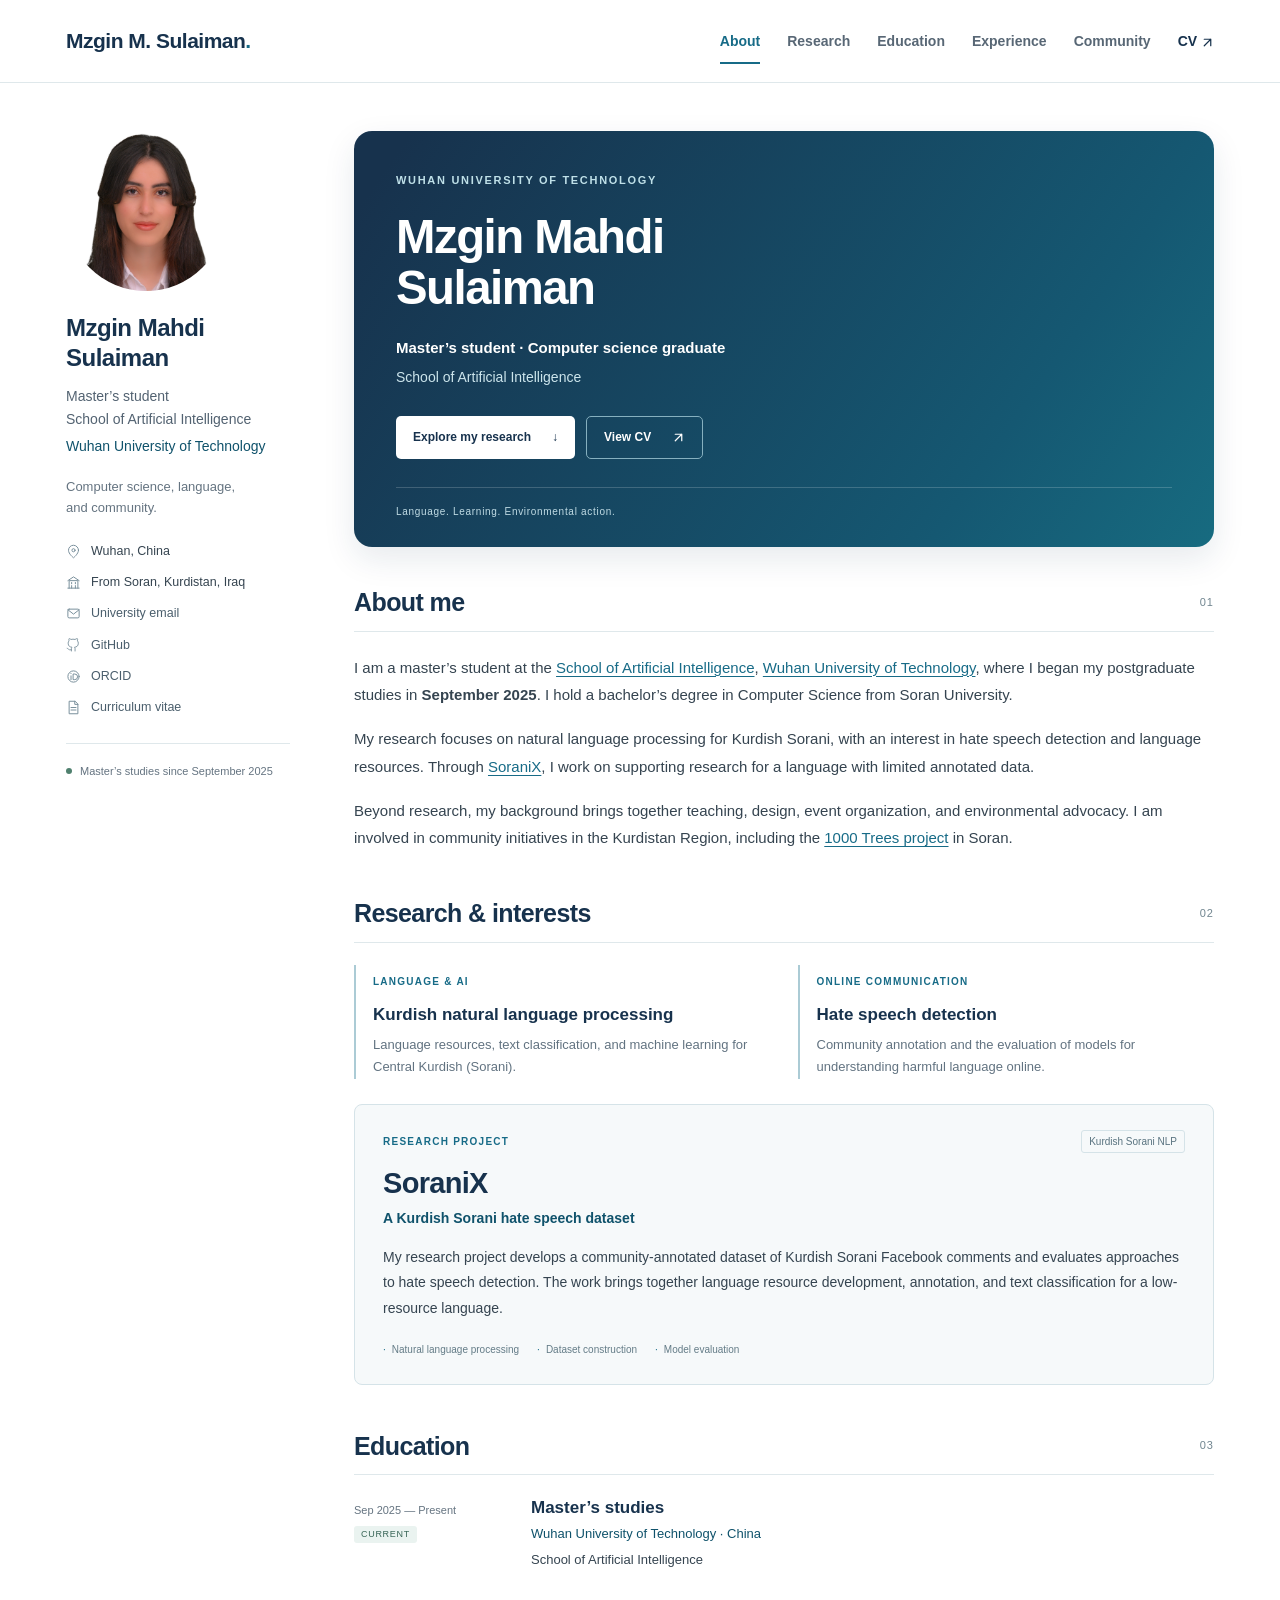
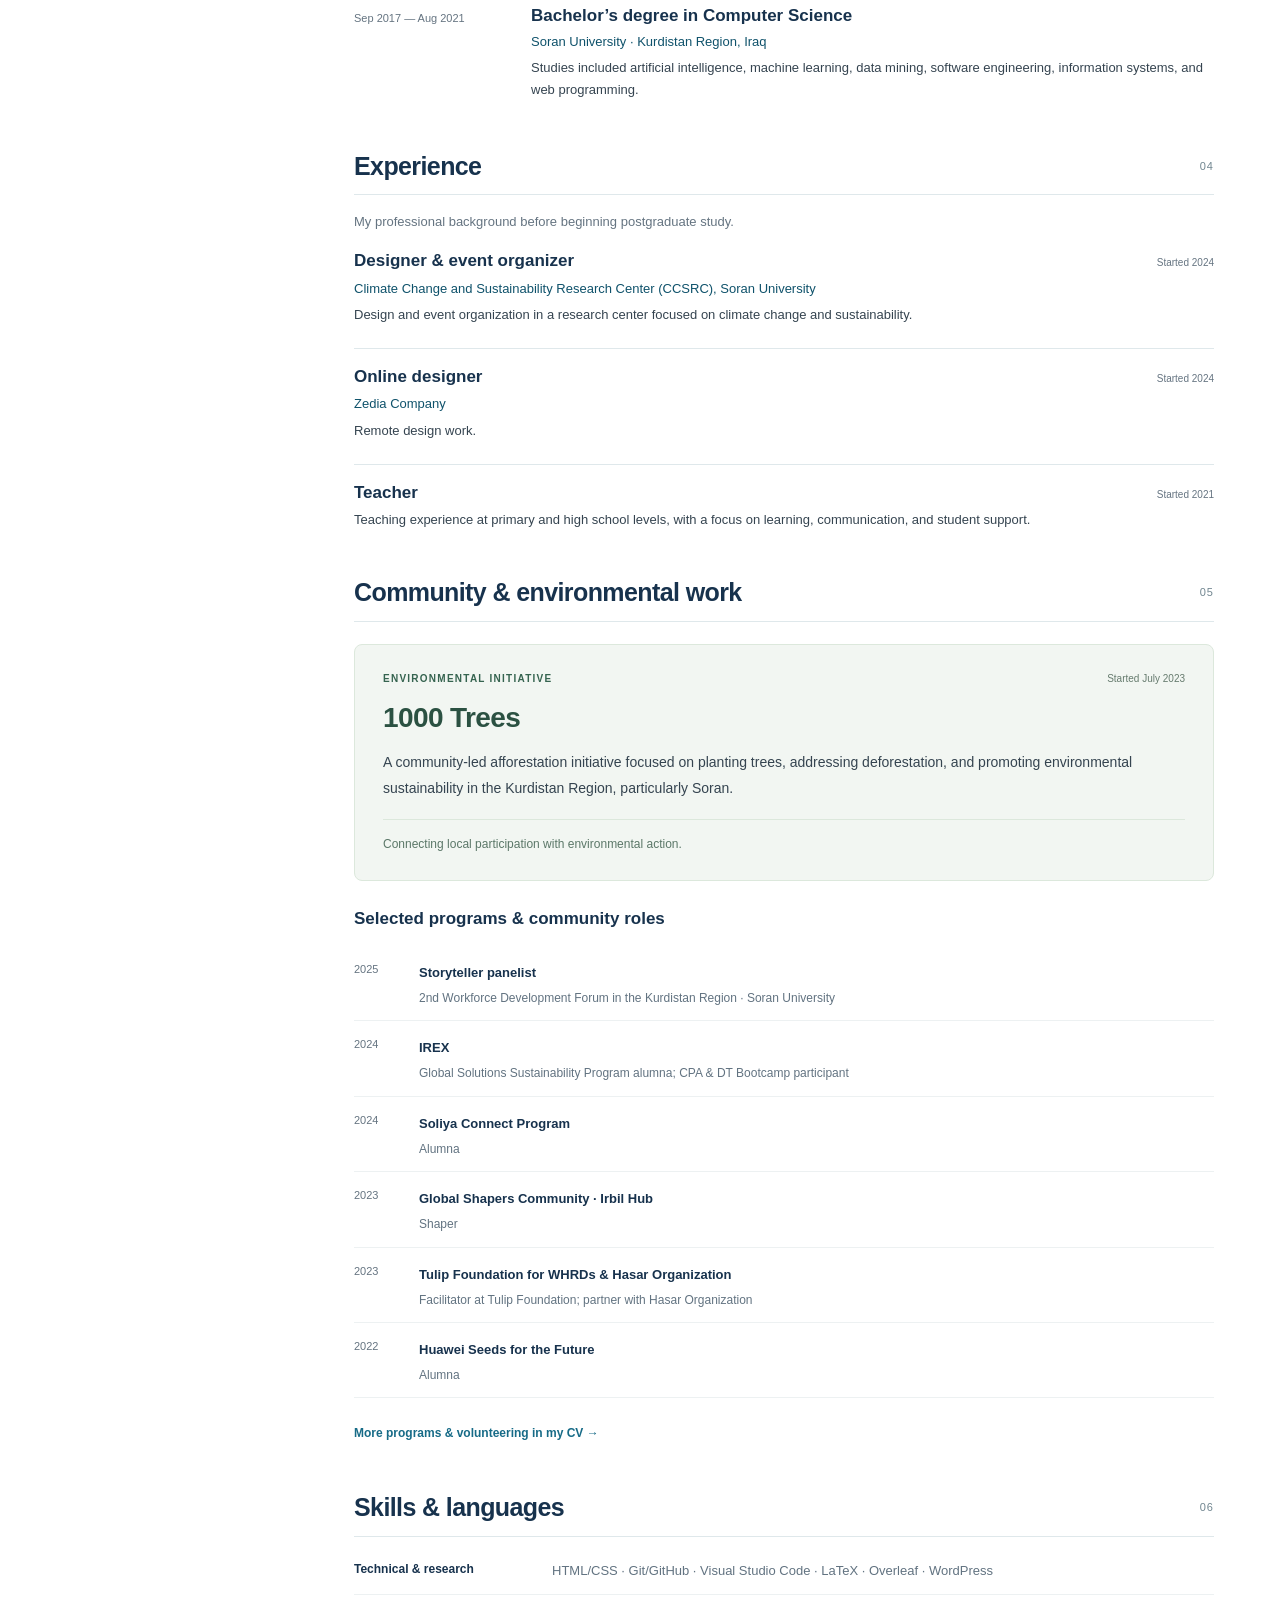
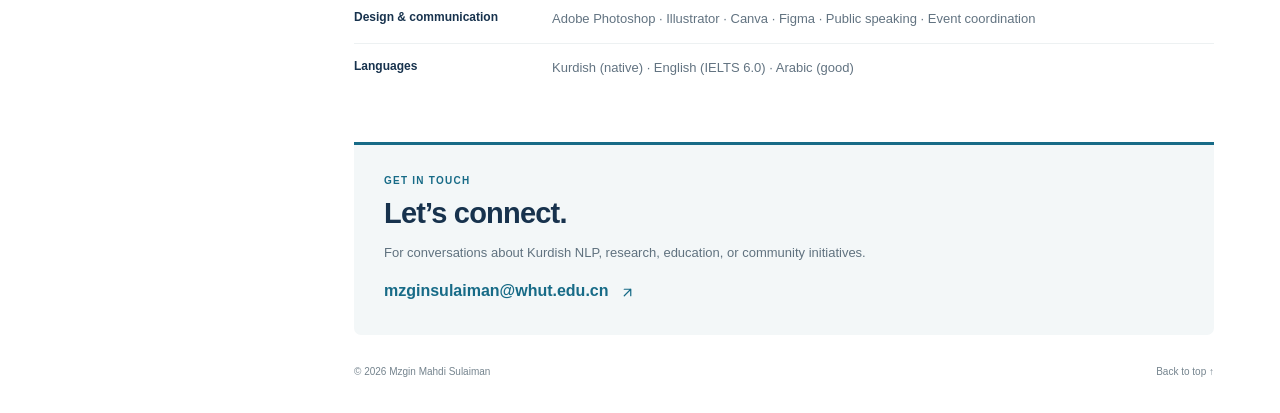
<file: index.html>
<!doctype html>
<html lang="en">
<head>
  <meta charset="utf-8">
  <meta name="viewport" content="width=device-width, initial-scale=1">
  <meta name="description" content="Mzgin Mahdi Sulaiman — master's student at the School of Artificial Intelligence, Wuhan University of Technology. Research in Kurdish NLP, education, and environmental advocacy.">
  <meta name="theme-color" content="#17324d">
  <meta property="og:title" content="Mzgin Mahdi Sulaiman | Academic Profile">
  <meta property="og:description" content="Master’s student at Wuhan University of Technology. Kurdish NLP, education, and environmental advocacy.">
  <meta property="og:type" content="website">
  <title>Mzgin Mahdi Sulaiman | Academic Profile</title>
  <link rel="icon" href="assets/monogram.svg" type="image/svg+xml">
  <link rel="stylesheet" href="styles.css">
  <script src="script.js" defer></script>
</head>
<body>
  <a class="skip-link" href="#main">Skip to content</a>
  <header class="masthead">
    <div class="header-inner">
      <a class="site-title" href="./">Mzgin M. Sulaiman<span class="site-title-dot">.</span></a>
      <button class="menu-toggle" type="button" aria-expanded="false" aria-controls="site-nav"><span>Menu</span><span aria-hidden="true">☰</span></button>
      <nav id="site-nav" class="site-nav" aria-label="Main navigation">
        <a href="#about" aria-current="location">About</a><a href="#research">Research</a><a href="#education">Education</a><a href="#experience">Experience</a><a href="#community">Community</a><a href="cv.html" class="nav-cv">CV <svg class="link-icon" aria-hidden="true" viewBox="0 0 16 16"><path d="M4 12 12 4M4 4h8v8"/></svg></a>
      </nav>
    </div>
  </header>

  <div class="page-layout">
    <aside class="profile" aria-label="Profile and contact">
      <img class="profile-image" src="assets/profile.jpg" alt="Portrait of Mzgin Mahdi Sulaiman" width="160" height="160" fetchpriority="high">
      <h2 class="profile-name">Mzgin Mahdi<br> Sulaiman</h2>
      <p class="profile-role">Master’s student<br> School of Artificial Intelligence</p>
      <p class="profile-university"><a href="https://www.whut.edu.cn/">Wuhan University of Technology</a></p>
      <p class="profile-description">Computer science, language,<br>and community.</p>
      <ul class="profile-links">
        <li><svg aria-hidden="true" viewBox="0 0 24 24"><path d="M20 10c0 6-8 12-8 12S4 16 4 10a8 8 0 1 1 16 0Z"/><circle cx="12" cy="10" r="2.5"/></svg><span>Wuhan, China</span></li>
        <li><svg aria-hidden="true" viewBox="0 0 24 24"><path d="M3 21h18M5 21V9h14v12M3 9l9-6 9 6M9 12v2m6-2v2m-6 3v4m6-4v4"/></svg><span>From Soran, Kurdistan, Iraq</span></li>
        <li><svg aria-hidden="true" viewBox="0 0 24 24"><rect x="3" y="5" width="18" height="14" rx="2"/><path d="m3 6 9 7 9-7"/></svg><a href="mailto:mzginsulaiman@whut.edu.cn">University email</a></li>
        <li><svg aria-hidden="true" viewBox="0 0 24 24"><path d="M8 20c-5 1-5-3-7-3m14 5v-4a3.5 3.5 0 0 0-1-2.7c3.3-.4 6.8-1.6 6.8-7.3a5.7 5.7 0 0 0-1.6-4 5.3 5.3 0 0 0-.1-4s-1.3-.4-4.1 1.5a14 14 0 0 0-7.4 0C5.7-.4 4.4 0 4.4 0a5.3 5.3 0 0 0-.1 4 5.7 5.7 0 0 0-1.6 4c0 5.7 3.5 6.9 6.8 7.3A3.5 3.5 0 0 0 8.5 18v4" transform="translate(1 1) scale(.9)"/></svg><a href="https://github.com/mzginmei">GitHub</a></li>
        <li><svg aria-hidden="true" viewBox="0 0 24 24"><circle cx="12" cy="12" r="9"/><path d="M8 11v6m0-10v.2M12 8h2a4.5 4.5 0 0 1 0 9h-2Z"/></svg><a href="https://orcid.org/0009-0004-5973-8453" aria-label="ORCID: 0009-0004-5973-8453">ORCID</a></li>
        <li><svg aria-hidden="true" viewBox="0 0 24 24"><path d="M14 2H5v20h14V7Zm0 0v5h5M8 12h8m-8 4h8"/></svg><a href="cv.html">Curriculum vitae</a></li>
      </ul>
      <div class="sidebar-note"><span class="status-dot" aria-hidden="true"></span>Master’s studies since September 2025</div>
    </aside>

    <main id="main" tabindex="-1">
      <section class="hero" aria-labelledby="hero-title">
        <p class="eyebrow"><a href="https://www.whut.edu.cn/">Wuhan University of Technology</a></p>
        <h1 id="hero-title">Mzgin Mahdi<br> Sulaiman</h1>
        <p class="hero-role">Master’s student · Computer science graduate</p>
        <p class="hero-school"><a href="https://csai.whut.edu.cn/">School of Artificial Intelligence</a></p>
        <div class="hero-actions"><a class="button button-light" href="#research">Explore my research <span aria-hidden="true">↓</span></a><a class="button button-outline" href="cv.html">View CV <svg class="link-icon" aria-hidden="true" viewBox="0 0 16 16"><path d="M4 12 12 4M4 4h8v8"/></svg></a></div>
        <p class="hero-footnote">Language. Learning. Environmental action.</p>
      </section>

      <section id="about" class="content-section" aria-labelledby="about-title">
        <div class="section-heading"><h2 id="about-title">About me</h2><span class="section-number" aria-hidden="true">01</span></div>
        <p>I am a master’s student at the <a href="https://csai.whut.edu.cn/">School of Artificial Intelligence</a>, <a href="https://www.whut.edu.cn/">Wuhan University of Technology</a>, where I began my postgraduate studies in <strong>September 2025</strong>. I hold a bachelor’s degree in Computer Science from Soran University.</p>
        <p>My research focuses on natural language processing for Kurdish Sorani, with an interest in hate speech detection and language resources. Through <a href="#soranix">SoraniX</a>, I work on supporting research for a language with limited annotated data.</p>
        <p>Beyond research, my background brings together teaching, design, event organization, and environmental advocacy. I am involved in community initiatives in the Kurdistan Region, including the <a href="#trees">1000 Trees project</a> in Soran.</p>
      </section>

      <section id="research" class="content-section" aria-labelledby="research-title">
        <div class="section-heading"><h2 id="research-title">Research &amp; interests</h2><span class="section-number" aria-hidden="true">02</span></div>
        <div class="interest-grid">
          <div class="interest"><span class="small-label">Language &amp; AI</span><h3>Kurdish natural language processing</h3><p>Language resources, text classification, and machine learning for Central Kurdish (Sorani).</p></div>
          <div class="interest"><span class="small-label">Online communication</span><h3>Hate speech detection</h3><p>Community annotation and the evaluation of models for understanding harmful language online.</p></div>
        </div>
        <article id="soranix" class="featured-project">
          <div class="project-kicker"><span class="small-label">Research project</span><span class="tag">Kurdish Sorani NLP</span></div>
          <h3>SoraniX</h3>
          <p class="project-subtitle">A Kurdish Sorani hate speech dataset</p>
          <p>My research project develops a community-annotated dataset of Kurdish Sorani Facebook comments and evaluates approaches to hate speech detection. The work brings together language resource development, annotation, and text classification for a low-resource language.</p>
          <div class="project-topics"><span>Natural language processing</span><span>Dataset construction</span><span>Model evaluation</span></div>
        </article>
      </section>

      <section id="education" class="content-section" aria-labelledby="education-title">
        <div class="section-heading"><h2 id="education-title">Education</h2><span class="section-number" aria-hidden="true">03</span></div>
        <div class="timeline">
          <article class="timeline-entry"><div class="timeline-date">Sep 2025 — Present<span class="current-label">Current</span></div><div><h3>Master’s studies</h3><p class="institution">Wuhan University of Technology · China</p><p>School of Artificial Intelligence</p></div></article>
          <article class="timeline-entry"><div class="timeline-date">Sep 2017 — Aug 2021</div><div><h3>Bachelor’s degree in Computer Science</h3><p class="institution">Soran University · Kurdistan Region, Iraq</p><p>Studies included artificial intelligence, machine learning, data mining, software engineering, information systems, and web programming.</p></div></article>
        </div>
      </section>

      <section id="experience" class="content-section" aria-labelledby="experience-title">
        <div class="section-heading"><h2 id="experience-title">Experience</h2><span class="section-number" aria-hidden="true">04</span></div>
        <p class="section-intro">My professional background before beginning postgraduate study.</p>
        <div class="experience-list">
          <article><div class="entry-top"><h3>Designer &amp; event organizer</h3><span>Started 2024</span></div><p class="institution">Climate Change and Sustainability Research Center (CCSRC), Soran University</p><p>Design and event organization in a research center focused on climate change and sustainability.</p></article>
          <article><div class="entry-top"><h3>Online designer</h3><span>Started 2024</span></div><p class="institution">Zedia Company</p><p>Remote design work.</p></article>
          <article><div class="entry-top"><h3>Teacher</h3><span>Started 2021</span></div><p>Teaching experience at primary and high school levels, with a focus on learning, communication, and student support.</p></article>
        </div>
      </section>

      <section id="community" class="content-section" aria-labelledby="community-title">
        <div class="section-heading"><h2 id="community-title">Community &amp; environmental work</h2><span class="section-number" aria-hidden="true">05</span></div>
        <article id="trees" class="trees-project"><div class="trees-heading"><span class="small-label">Environmental initiative</span><span class="project-date">Started July 2023</span></div><h3>1000 Trees</h3><p>A community-led afforestation initiative focused on planting trees, addressing deforestation, and promoting environmental sustainability in the Kurdistan Region, particularly Soran.</p><p class="trees-note">Connecting local participation with environmental action.</p></article>
        <h3 class="subheading">Selected programs &amp; community roles</h3>
        <ul class="program-list">
          <li><span class="program-year">2025</span><div><strong>Storyteller panelist</strong><p>2nd Workforce Development Forum in the Kurdistan Region · Soran University</p></div></li>
          <li><span class="program-year">2024</span><div><strong>IREX</strong><p>Global Solutions Sustainability Program alumna; CPA &amp; DT Bootcamp participant</p></div></li>
          <li><span class="program-year">2024</span><div><strong>Soliya Connect Program</strong><p>Alumna</p></div></li>
          <li><span class="program-year">2023</span><div><strong>Global Shapers Community · Irbil Hub</strong><p>Shaper</p></div></li>
          <li><span class="program-year">2023</span><div><strong>Tulip Foundation for WHRDs &amp; Hasar Organization</strong><p>Facilitator at Tulip Foundation; partner with Hasar Organization</p></div></li>
          <li><span class="program-year">2022</span><div><strong>Huawei Seeds for the Future</strong><p>Alumna</p></div></li>
        </ul>
        <a class="text-link" href="cv.html#programs">More programs &amp; volunteering in my CV <span aria-hidden="true">→</span></a>
      </section>

      <section id="skills" class="content-section" aria-labelledby="skills-title">
        <div class="section-heading"><h2 id="skills-title">Skills &amp; languages</h2><span class="section-number" aria-hidden="true">06</span></div>
        <dl class="skills-list">
          <div><dt>Technical &amp; research</dt><dd>HTML/CSS · Git/GitHub · Visual Studio Code · LaTeX · Overleaf · WordPress</dd></div>
          <div><dt>Design &amp; communication</dt><dd>Adobe Photoshop · Illustrator · Canva · Figma · Public speaking · Event coordination</dd></div>
          <div><dt>Languages</dt><dd>Kurdish (native) · English (IELTS 6.0) · Arabic (good)</dd></div>
        </dl>
      </section>

      <section id="contact" class="contact-section" aria-labelledby="contact-title">
        <p class="small-label">Get in touch</p><h2 id="contact-title">Let’s connect.</h2><p>For conversations about Kurdish NLP, research, education, or community initiatives.</p><a class="contact-email" href="mailto:mzginsulaiman@whut.edu.cn">mzginsulaiman@whut.edu.cn <svg class="link-icon" aria-hidden="true" viewBox="0 0 16 16"><path d="M4 12 12 4M4 4h8v8"/></svg></a>
      </section>
      <footer class="page-footer"><p>© <span data-year>2026</span> Mzgin Mahdi Sulaiman</p><a href="#main">Back to top ↑</a></footer>
    </main>
  </div>
</body>
</html>
</file>
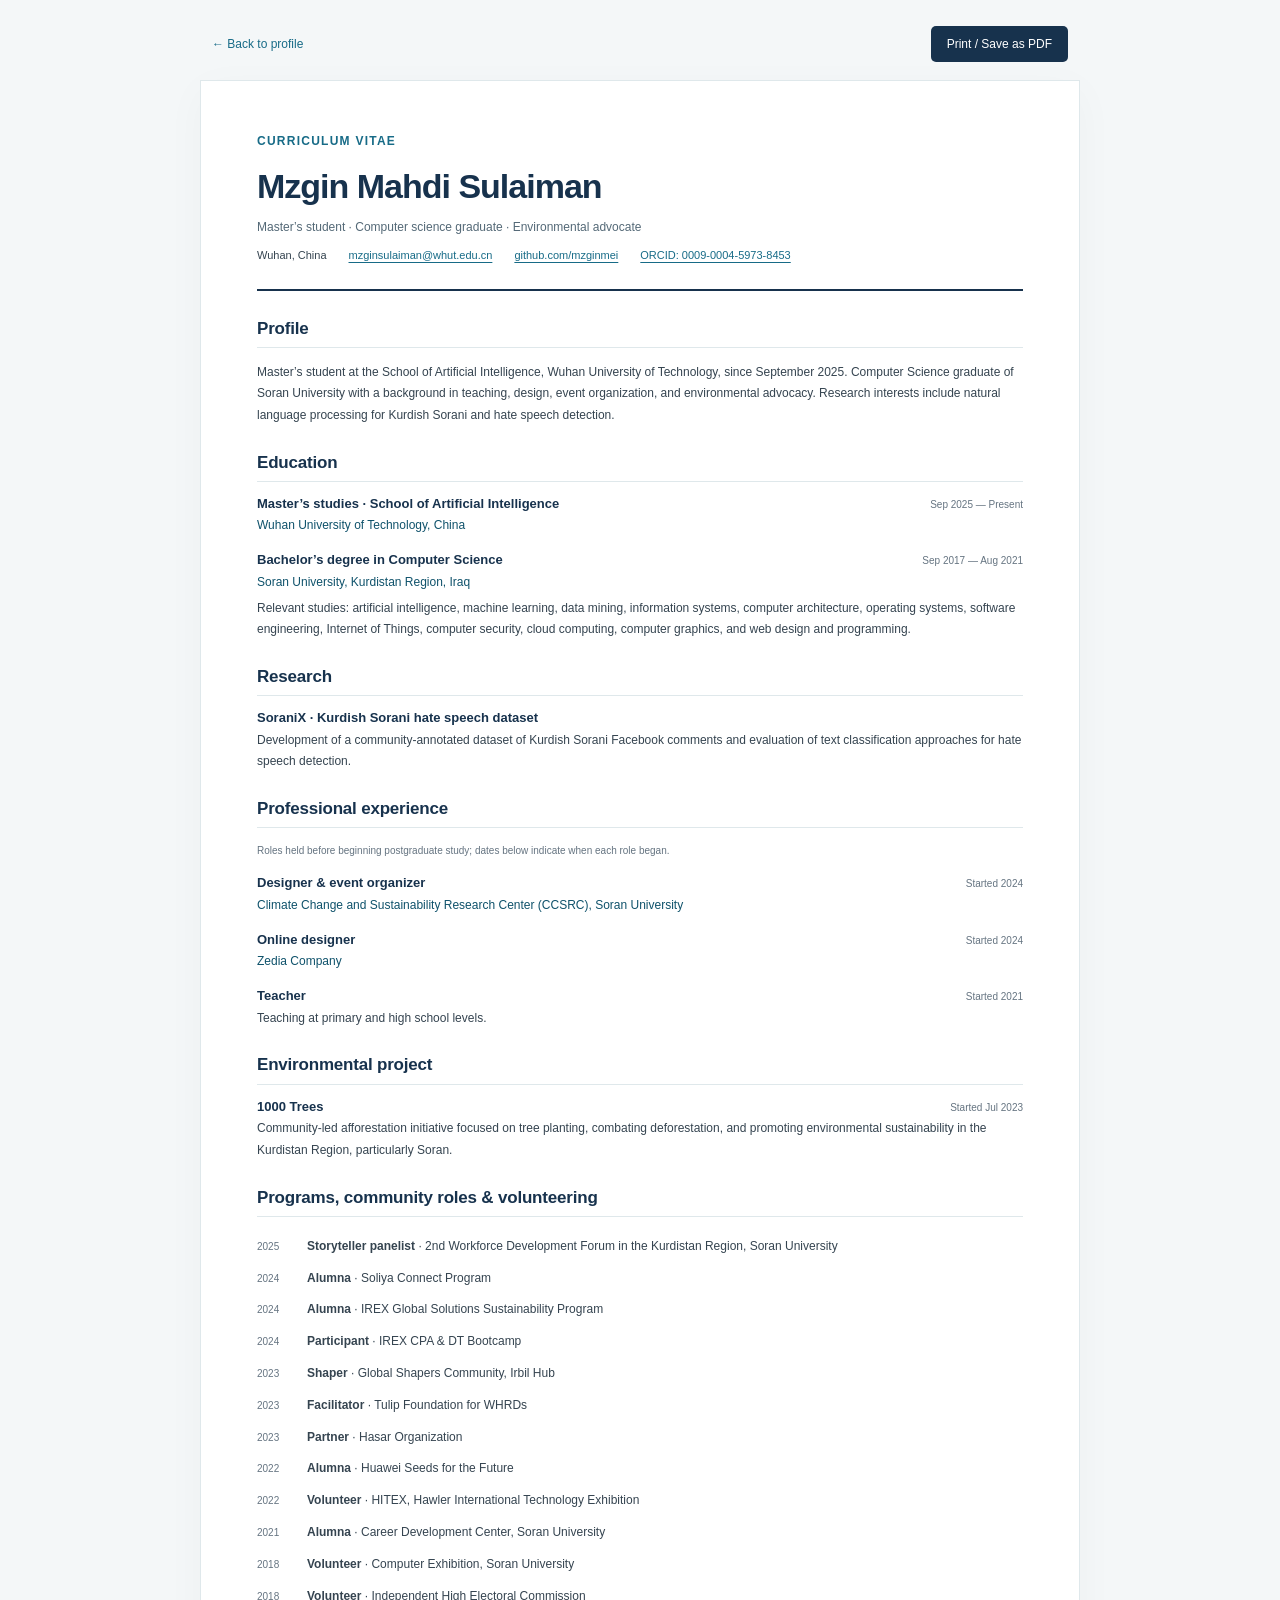
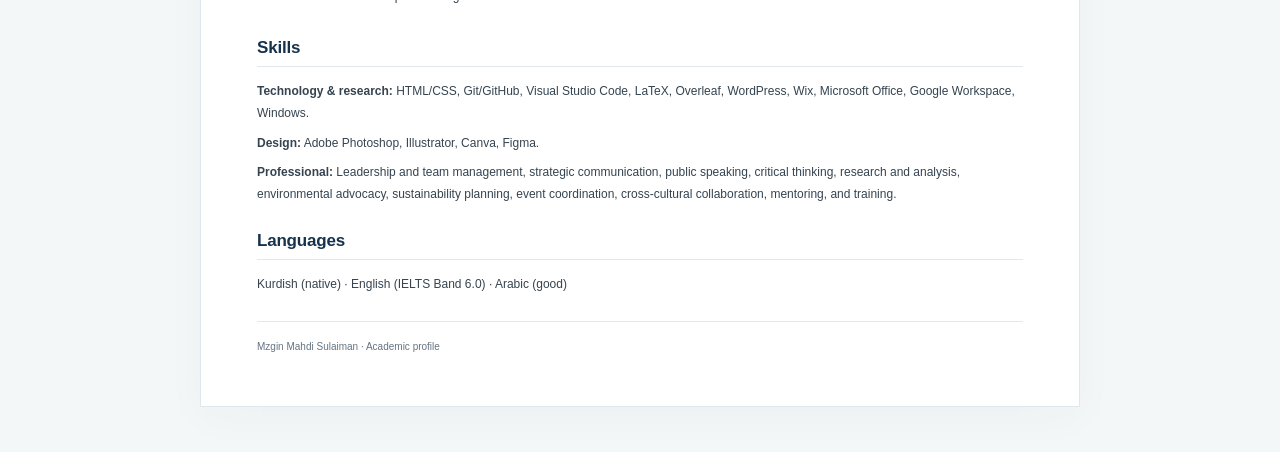
<file: cv.html>
<!doctype html>
<html lang="en">
<head>
  <meta charset="utf-8"><meta name="viewport" content="width=device-width, initial-scale=1">
  <meta name="description" content="Curriculum vitae of Mzgin Mahdi Sulaiman, master’s student at Wuhan University of Technology.">
  <title>Curriculum Vitae | Mzgin Mahdi Sulaiman</title>
  <link rel="icon" href="assets/monogram.svg" type="image/svg+xml">
  <link rel="stylesheet" href="styles.css"><link rel="stylesheet" href="cv.css"><script src="script.js" defer></script>
</head>
<body class="cv-body">
  <a class="skip-link" href="#cv-content">Skip to CV</a>
  <div class="cv-toolbar"><a href="./">← Back to profile</a><button type="button" class="print-button" data-print>Print / Save as PDF</button></div>
  <main class="cv-sheet" id="cv-content">
    <header class="cv-header"><p class="small-label">Curriculum vitae</p><h1>Mzgin Mahdi Sulaiman</h1><p class="cv-subtitle">Master’s student · Computer science graduate · Environmental advocate</p><div class="cv-contact"><span>Wuhan, China</span><a href="mailto:mzginsulaiman@whut.edu.cn">mzginsulaiman@whut.edu.cn</a><a href="https://github.com/mzginmei">github.com/mzginmei</a><a href="https://orcid.org/0009-0004-5973-8453">ORCID: 0009-0004-5973-8453</a></div></header>
    <section><h2>Profile</h2><p>Master’s student at the School of Artificial Intelligence, Wuhan University of Technology, since September 2025. Computer Science graduate of Soran University with a background in teaching, design, event organization, and environmental advocacy. Research interests include natural language processing for Kurdish Sorani and hate speech detection.</p></section>
    <section><h2>Education</h2><article><div class="cv-entry-title"><h3>Master’s studies · School of Artificial Intelligence</h3><span>Sep 2025 — Present</span></div><p class="institution">Wuhan University of Technology, China</p></article><article><div class="cv-entry-title"><h3>Bachelor’s degree in Computer Science</h3><span>Sep 2017 — Aug 2021</span></div><p class="institution">Soran University, Kurdistan Region, Iraq</p><p>Relevant studies: artificial intelligence, machine learning, data mining, information systems, computer architecture, operating systems, software engineering, Internet of Things, computer security, cloud computing, computer graphics, and web design and programming.</p></article></section>
    <section><h2>Research</h2><article><h3>SoraniX · Kurdish Sorani hate speech dataset</h3><p>Development of a community-annotated dataset of Kurdish Sorani Facebook comments and evaluation of text classification approaches for hate speech detection.</p></article></section>
    <section><h2>Professional experience</h2><p class="cv-note">Roles held before beginning postgraduate study; dates below indicate when each role began.</p><article><div class="cv-entry-title"><h3>Designer &amp; event organizer</h3><span>Started 2024</span></div><p class="institution">Climate Change and Sustainability Research Center (CCSRC), Soran University</p></article><article><div class="cv-entry-title"><h3>Online designer</h3><span>Started 2024</span></div><p class="institution">Zedia Company</p></article><article><div class="cv-entry-title"><h3>Teacher</h3><span>Started 2021</span></div><p>Teaching at primary and high school levels.</p></article></section>
    <section><h2>Environmental project</h2><article><div class="cv-entry-title"><h3>1000 Trees</h3><span>Started Jul 2023</span></div><p>Community-led afforestation initiative focused on tree planting, combating deforestation, and promoting environmental sustainability in the Kurdistan Region, particularly Soran.</p></article></section>
    <section id="programs"><h2>Programs, community roles &amp; volunteering</h2><ul class="cv-programs">
      <li><span>2025</span><div><strong>Storyteller panelist</strong> · 2nd Workforce Development Forum in the Kurdistan Region, Soran University</div></li>
      <li><span>2024</span><div><strong>Alumna</strong> · Soliya Connect Program</div></li>
      <li><span>2024</span><div><strong>Alumna</strong> · IREX Global Solutions Sustainability Program</div></li>
      <li><span>2024</span><div><strong>Participant</strong> · IREX CPA &amp; DT Bootcamp</div></li>
      <li><span>2023</span><div><strong>Shaper</strong> · Global Shapers Community, Irbil Hub</div></li>
      <li><span>2023</span><div><strong>Facilitator</strong> · Tulip Foundation for WHRDs</div></li>
      <li><span>2023</span><div><strong>Partner</strong> · Hasar Organization</div></li>
      <li><span>2022</span><div><strong>Alumna</strong> · Huawei Seeds for the Future</div></li>
      <li><span>2022</span><div><strong>Volunteer</strong> · HITEX, Hawler International Technology Exhibition</div></li>
      <li><span>2021</span><div><strong>Alumna</strong> · Career Development Center, Soran University</div></li>
      <li><span>2018</span><div><strong>Volunteer</strong> · Computer Exhibition, Soran University</div></li>
      <li><span>2018</span><div><strong>Volunteer</strong> · Independent High Electoral Commission</div></li>
    </ul></section>
    <section><h2>Skills</h2><p><strong>Technology &amp; research:</strong> HTML/CSS, Git/GitHub, Visual Studio Code, LaTeX, Overleaf, WordPress, Wix, Microsoft Office, Google Workspace, Windows.</p><p><strong>Design:</strong> Adobe Photoshop, Illustrator, Canva, Figma.</p><p><strong>Professional:</strong> Leadership and team management, strategic communication, public speaking, critical thinking, research and analysis, environmental advocacy, sustainability planning, event coordination, cross-cultural collaboration, mentoring, and training.</p></section>
    <section><h2>Languages</h2><p>Kurdish (native) · English (IELTS Band 6.0) · Arabic (good)</p></section>
    <footer class="cv-footer">Mzgin Mahdi Sulaiman · Academic profile</footer>
  </main>
</body>
</html>
</file>
<file: styles.css>
:root{--ink:#17324d;--text:#354450;--muted:#657481;--teal:#176b87;--teal-dark:#0f526b;--line:#dfe8eb;--soft:#f3f7f8;--green:#366450;--sans:-apple-system,BlinkMacSystemFont,"Segoe UI",Roboto,Helvetica,Arial,sans-serif}
*{box-sizing:border-box}html{scroll-behavior:smooth;scroll-padding-top:100px}body{margin:0;background:#fff;color:var(--text);font-family:var(--sans);font-size:16px;line-height:1.75;-webkit-font-smoothing:antialiased}a{color:var(--teal);text-decoration-thickness:1px;text-underline-offset:3px}a:hover{color:var(--teal-dark)}button,a{-webkit-tap-highlight-color:transparent}a:focus-visible,button:focus-visible{outline:3px solid #b47c24;outline-offset:5px}h1,h2,h3,p{margin-top:0}h1,h2,h3{color:var(--ink);line-height:1.3}p{margin-bottom:1rem}h3{font-size:18px}.skip-link{position:fixed;top:-100px;left:16px;background:var(--ink);color:#fff;padding:10px 16px;z-index:100}.skip-link:focus{top:10px}.masthead{border-bottom:1px solid var(--line);background:rgba(255,255,255,.98);position:sticky;top:0;z-index:10}.header-inner{max-width:1220px;min-height:82px;margin:auto;padding:0 36px;display:flex;align-items:center;justify-content:space-between;gap:30px}.site-title{color:var(--ink);font-weight:750;font-size:21px;letter-spacing:-.5px;text-decoration:none;white-space:nowrap}.site-title-dot{color:var(--teal)}.site-nav{display:flex;gap:27px;align-items:center}.site-nav a{font-size:14px;font-weight:600;text-decoration:none;color:#586775;position:relative;padding:28px 0}.site-nav a:hover,.site-nav a[aria-current]{color:var(--teal)}.site-nav a[aria-current]:after{content:"";position:absolute;height:2px;background:var(--teal);left:0;right:0;bottom:17px}.site-nav .nav-cv{color:var(--ink)}.menu-toggle{display:none}
.page-layout{max-width:1220px;margin:0 auto;display:grid;grid-template-columns:224px minmax(0,1fr);gap:64px;padding:48px 36px 0}.profile{align-self:start;position:sticky;top:122px;font-size:14px}.profile-image{display:block;width:160px;height:160px;margin:0 0 22px;border-radius:50%;object-fit:cover;object-position:50% 35%}.profile-name{font-size:24px;letter-spacing:-.5px;margin:0 0 12px;line-height:1.25}.profile-role{color:#526271;line-height:1.65;margin:0 0 5px}.profile-university{line-height:1.55;margin-bottom:18px}.profile-university a{text-decoration:none;color:var(--teal-dark)}.profile-description{font-size:13px;color:var(--muted);line-height:1.65;margin-bottom:22px}.profile-links{list-style:none;padding:0;margin:0;display:grid;gap:10px;font-size:12.5px}.profile-links li{display:flex;align-items:center;gap:10px;line-height:1.7}.profile-links a{color:#4a5e6c;text-decoration:none}.profile-links a:hover{text-decoration:underline;color:var(--teal)}.profile-links svg{flex:none;width:15px;height:15px;fill:none;stroke:#7a909c;stroke-width:1.6;stroke-linecap:round;stroke-linejoin:round}.sidebar-note{font-size:11px;line-height:1.7;color:var(--muted);border-top:1px solid var(--line);margin-top:25px;padding-top:18px;display:flex;align-items:flex-start;gap:8px}.status-dot{width:6px;height:6px;border-radius:50%;background:#4f806e;flex:none;margin-top:6px}main{min-width:0}main:focus{outline:none}
.hero{background:linear-gradient(125deg,#17324d 5%,#155872 75%,#176b80);color:#fff;border-radius:18px;padding:40px 42px 27px;margin-bottom:39px;box-shadow:0 12px 32px rgba(23,50,77,.1)}.eyebrow{text-transform:uppercase;font-weight:600;font-size:11px;letter-spacing:1.7px;line-height:1.7;margin-bottom:21px;color:#bfe0e8}.eyebrow a{color:inherit;text-decoration:none}.hero h1{color:#fff;font-size:clamp(34px,3.7vw,48px);font-weight:720;letter-spacing:-1.5px;line-height:1.08;margin-bottom:22px}.hero-role{font-size:15px;font-weight:600;margin-bottom:4px}.hero-school{font-size:14px;color:#cce5ec;margin-bottom:0}.hero-school a{color:inherit;text-decoration:none}.hero-school a:hover,.eyebrow a:hover{text-decoration:underline}.hero-actions{display:flex;flex-wrap:wrap;gap:11px;margin-top:26px}.button{display:inline-flex;gap:21px;align-items:center;justify-content:center;min-height:42px;border-radius:5px;font-size:12px;line-height:1.4;font-weight:650;text-decoration:none;padding:12px 17px}.button-light{color:var(--ink);background:#fff}.button-light:hover{background:#eef5f7}.button-outline{color:#fff;border:1px solid #86b0bf}.button-outline:hover{color:#fff;background:rgba(255,255,255,.1)}.hero-footnote{font-size:10px;letter-spacing:.7px;color:#c0dbe4;margin:28px 0 0;border-top:1px solid rgba(255,255,255,.18);padding-top:15px}
.content-section{margin-bottom:45px;scroll-margin-top:100px}.section-heading{display:flex;align-items:center;justify-content:space-between;border-bottom:1px solid var(--line);padding-bottom:12px;margin-bottom:22px}.section-heading h2{margin:0;font-size:25px;letter-spacing:-.6px;font-weight:650}.section-number{font-size:11px;letter-spacing:1px;color:#718690}.content-section p{font-size:15px;line-height:1.85}.content-section strong{font-weight:650}.interest-grid{display:grid;grid-template-columns:1fr 1fr;gap:27px;margin-bottom:25px}.interest{border-left:2px solid #abcbd5;padding:1px 0 0 17px}.small-label{font-size:10px;text-transform:uppercase;letter-spacing:1.25px;font-weight:700;color:var(--teal);line-height:1.5}.interest h3{font-size:17px;margin:9px 0 8px;line-height:1.4}.interest p{font-size:13px;line-height:1.7;margin:0;color:#627381}.featured-project{padding:25px 28px;border:1px solid #d5e3e8;background:#f6f9fa;border-radius:8px;scroll-margin-top:108px}.project-kicker{display:flex;justify-content:space-between;align-items:center;gap:12px;margin-bottom:12px}.tag{font-size:10px;color:#58727f;border:1px solid #d5e3e8;border-radius:3px;padding:2px 7px}.featured-project h3{font-size:29px;letter-spacing:-.7px;margin-bottom:3px}.featured-project .project-subtitle{font-size:14px;color:var(--teal-dark);font-weight:600;margin-bottom:13px}.featured-project>p{font-size:14px}.project-topics{display:flex;flex-wrap:wrap;gap:6px 18px;font-size:10px;color:#647c87;margin-top:19px}.project-topics span:before{content:"·";margin-right:6px;color:var(--teal)}
.timeline{display:grid;gap:29px}.timeline-entry{display:grid;grid-template-columns:155px 1fr;gap:22px}.timeline-date{font-size:11px;color:var(--muted);line-height:1.65;padding-top:4px}.current-label{display:block;width:max-content;margin-top:7px;padding:1px 7px;background:#eaf3f0;color:#396657;border-radius:3px;font-size:9px;text-transform:uppercase;letter-spacing:.7px}.timeline-entry h3{font-size:17px;margin-bottom:4px}.timeline-entry p{font-size:13px;margin-bottom:4px;line-height:1.7}.institution{color:var(--teal-dark);font-weight:500}.section-intro{color:var(--muted);margin-top:-7px}.content-section .section-intro{font-size:13px}.experience-list article{padding:17px 0;border-bottom:1px solid var(--line)}.experience-list article:first-child{padding-top:0}.experience-list article:last-child{border-bottom:0;padding-bottom:0}.entry-top{display:flex;justify-content:space-between;align-items:baseline;gap:15px}.entry-top h3{font-size:17px;margin-bottom:5px}.entry-top>span{font-size:10px;color:var(--muted);white-space:nowrap}.experience-list p{font-size:13px;line-height:1.75;margin-bottom:4px}
.trees-project{padding:25px 28px;background:#f2f6f2;border:1px solid #dce8dc;border-radius:8px;scroll-margin-top:108px}.trees-heading{display:flex;justify-content:space-between;gap:12px;align-items:center;margin-bottom:13px}.trees-heading .small-label{color:var(--green)}.project-date{font-size:10px;color:#667b6e}.trees-project h3{font-size:28px;color:#2b5142;letter-spacing:-.6px;margin-bottom:13px}.trees-project p{font-size:14px}.trees-project .trees-note{font-size:12px;color:#5b7768;border-top:1px solid #dce8dc;margin:17px 0 0;padding-top:13px}.subheading{font-size:17px;margin:27px 0 16px}.program-list{list-style:none;padding:0;margin:0 0 20px}.program-list li{display:grid;grid-template-columns:50px 1fr;gap:15px;padding:12px 0;border-bottom:1px solid #edf1f2}.program-year{font-size:11px;color:var(--muted);padding-top:2px}.program-list strong{color:var(--ink);font-size:13px}.program-list p{font-size:12px;line-height:1.7;color:#627381;margin:2px 0 0}.text-link{font-size:12px;font-weight:600;text-decoration:none}.text-link:hover{text-decoration:underline}.skills-list{margin:0}.skills-list>div{display:grid;grid-template-columns:178px 1fr;gap:20px;padding:12px 0;border-bottom:1px solid #edf1f2;font-size:13px;line-height:1.8}.skills-list>div:first-child{padding-top:0}.skills-list>div:last-child{border:0}.skills-list dt{font-size:12px;color:var(--ink);font-weight:600}.skills-list dd{margin:0;color:#627381}.contact-section{background:#f3f7f8;border-top:3px solid #176b87;padding:28px 30px 30px;margin-top:51px;border-radius:0 0 7px 7px}.contact-section .small-label{margin-bottom:7px}.contact-section h2{font-size:29px;letter-spacing:-.8px;margin-bottom:9px}.contact-section p:not(.small-label){font-size:13px;color:#60727f;margin-bottom:13px}.contact-email{font-size:16px;font-weight:600;text-decoration:none;overflow-wrap:anywhere}.contact-email span{margin-left:10px}.contact-email:hover{text-decoration:underline}.page-footer{display:flex;justify-content:space-between;gap:20px;font-size:10px;color:#75848e;padding:28px 0 32px}.page-footer p{margin:0}.page-footer a{color:inherit;text-decoration:none}
@media(min-width:1440px){.page-layout,.header-inner{max-width:1280px}.page-layout{gap:76px;grid-template-columns:236px minmax(0,1fr)}}
@media(max-width:1050px){.site-nav{gap:18px}.header-inner{padding:0 26px;gap:24px}.site-nav a{font-size:12px}.site-title{font-size:19px}.page-layout{grid-template-columns:195px minmax(0,1fr);gap:35px;padding:38px 26px 0}.hero{padding:32px 30px 24px}.hero-role{font-size:13px}.profile-name{font-size:22px}.profile-links{font-size:11px}.timeline-entry{grid-template-columns:135px 1fr;gap:18px}.skills-list>div{grid-template-columns:145px 1fr;gap:15px}}
@media(max-width:780px){html{scroll-padding-top:80px}.header-inner{min-height:66px;padding:0 21px;flex-wrap:wrap;gap:0}.menu-toggle{display:flex;align-items:center;gap:10px;background:none;border:1px solid #dce5e8;border-radius:4px;color:var(--ink);padding:7px 10px;font-family:inherit;font-size:12px;cursor:pointer}.site-nav{display:flex;flex-basis:100%;flex-wrap:wrap;gap:5px 21px;padding:6px 0 16px}.js .site-nav{display:none}.js .site-nav.is-open{display:flex}.site-nav a{padding:6px 0;font-size:13px}.site-nav a[aria-current]:after{bottom:0}.page-layout{display:block;padding:27px 21px 0}.profile{position:static;display:grid;grid-template-columns:84px 1fr;column-gap:18px;margin-bottom:28px}.profile-image{grid-column:1;grid-row:1/4;width:84px;height:84px;margin:0}.profile-name{font-size:21px;grid-column:2;margin-bottom:4px}.profile-name br{display:none}.profile-role{grid-column:2;font-size:12px;margin:0;line-height:1.6}.profile-role br{display:none}.profile-role br:after{content:" "}.profile-university{grid-column:2;font-size:12px;margin:3px 0 0}.profile-description,.sidebar-note{display:none}.profile-links{display:flex;flex-wrap:wrap;gap:9px 18px;grid-column:1/-1;margin-top:18px;font-size:11px}.profile-links li:nth-child(2){display:none}.profile-links svg{width:13px;height:13px}.hero{padding:29px 26px 23px;border-radius:12px;margin-bottom:33px}.hero h1{font-size:39px}.hero-role{font-size:13px}.hero-school{font-size:12px}.eyebrow{font-size:9px;letter-spacing:1.2px}.hero-footnote{font-size:9px}.section-heading h2{font-size:23px}.content-section{margin-bottom:35px;scroll-margin-top:85px}.content-section p{font-size:14px}.interest p,.timeline-entry p,.experience-list p{font-size:13px}.section-heading{margin-bottom:19px}.skills-list>div{grid-template-columns:150px 1fr;font-size:12px}.page-footer{font-size:9px}.featured-project,.trees-project{padding:22px}.content-section .program-list p{font-size:12px}.contact-section{padding:24px}.contact-section h2{font-size:27px}}
@media(max-width:480px){.site-title{font-size:18px}.hero h1{font-size:36px}.hero-role{font-size:12px}.hero-school{font-size:12px}.hero-actions{gap:8px}.button{padding:11px 12px;font-size:11px;gap:14px}.interest-grid{grid-template-columns:1fr;gap:21px}.timeline-entry{grid-template-columns:1fr;gap:7px}.timeline-date{display:flex;align-items:center;gap:9px;padding:0}.current-label{margin:0}.entry-top{display:block}.entry-top>span{display:block;margin-bottom:5px}.trees-heading,.project-kicker{flex-wrap:wrap}.skills-list>div{grid-template-columns:1fr;gap:3px}.section-heading h2{font-size:21px}.profile-links{gap:7px 14px}.contact-email{font-size:14px}.page-footer{flex-wrap:wrap;gap:8px}.program-list li{grid-template-columns:39px 1fr;gap:10px}}
@media(prefers-reduced-motion:reduce){html{scroll-behavior:auto}}
@media print{.masthead,.profile,.hero-actions,.page-footer,.skip-link{display:none}.page-layout{display:block;padding:0}.hero{background:none;box-shadow:none;color:#000;padding:0;margin:0 0 25px}.hero h1,.hero a,.hero-role,.hero-footnote{color:#000}.hero h1{font-size:32px}.hero h1 br{display:none}.content-section{break-inside:avoid}.contact-section{background:none}body{font-size:11pt}a{color:#000}}

.link-icon{width:13px;height:13px;display:inline-block;vertical-align:middle;fill:none;stroke:currentColor;stroke-width:1.5;stroke-linecap:round;stroke-linejoin:round}.contact-email .link-icon{margin-left:8px}

.content-section,.featured-project,.trees-project{scroll-margin-top:0}
</file>
<file: cv.css>
.cv-body{background:#f4f7f8;font-size:14px}.cv-toolbar{max-width:880px;margin:26px auto 18px;padding:0 12px;display:flex;align-items:center;justify-content:space-between;gap:15px;font-size:12px}.cv-toolbar a{text-decoration:none}.print-button{background:var(--ink);color:#fff;border:0;padding:11px 16px;border-radius:5px;font-family:inherit;font-size:12px;cursor:pointer}.print-button:hover{background:var(--teal-dark)}.cv-sheet{background:#fff;max-width:880px;margin:0 auto 45px;padding:50px 56px;border:1px solid var(--line);box-shadow:0 10px 40px #17324d08}.cv-header{padding-bottom:23px;border-bottom:2px solid var(--ink);margin-bottom:27px}.cv-header .small-label{margin-bottom:11px}.cv-header h1{font-size:34px;letter-spacing:-1px;margin-bottom:9px}.cv-subtitle{font-size:13px;color:#546977;margin-bottom:14px}.cv-contact{display:flex;gap:5px 22px;flex-wrap:wrap;font-size:11px}.cv-sheet section{margin:25px 0}.cv-sheet h2{font-size:17px;border-bottom:1px solid var(--line);padding-bottom:7px;margin-bottom:14px;letter-spacing:-.2px}.cv-sheet h3{font-size:13px;margin:0 0 3px}.cv-sheet p{font-size:12px;line-height:1.8;margin-bottom:8px}.cv-sheet article{margin-bottom:15px}.cv-sheet .institution{font-size:12px;margin-bottom:4px}.cv-entry-title{display:flex;justify-content:space-between;align-items:baseline;gap:20px}.cv-entry-title>span{flex:none;font-size:10px;color:var(--muted)}.cv-sheet .cv-note{font-size:10px;color:var(--muted);margin-bottom:15px}.cv-programs{list-style:none;padding:0;margin:0;font-size:12px;line-height:1.65}.cv-programs li{display:grid;grid-template-columns:38px 1fr;gap:12px;padding:6px 0}.cv-programs li>span{font-size:10px;color:var(--muted);padding-top:2px}.cv-programs strong{font-weight:600}.cv-footer{border-top:1px solid var(--line);padding-top:16px;font-size:10px;color:var(--muted)}
@media(max-width:650px){.cv-toolbar{margin:17px auto;padding:0 18px}.cv-sheet{padding:30px 22px;border-left:0;border-right:0;margin-bottom:0}.cv-header h1{font-size:29px}.cv-entry-title{display:block}.cv-entry-title>span{display:block;margin-bottom:5px}.cv-contact{display:grid;gap:4px}}
@page{size:A4;margin:15mm}
@media print{.cv-body{background:#fff}.cv-toolbar{display:none}.cv-sheet{border:0;box-shadow:none;margin:0;padding:0;max-width:none}.cv-header{margin-bottom:15px;padding-bottom:14px}.cv-header h1{font-size:25px}.cv-sheet section{margin:17px 0;break-inside:auto}.cv-sheet h2{font-size:14px;break-after:avoid;margin-bottom:8px}.cv-sheet p,.cv-programs{font-size:10px;line-height:1.55}.cv-sheet h3{font-size:11px}.cv-sheet article,.cv-programs li{break-inside:avoid}.cv-entry-title{display:flex}.cv-entry-title>span{font-size:9px}.cv-programs li{padding:3px 0}.cv-header .small-label{font-size:8px}.cv-sheet a{text-decoration:none}.cv-footer{font-size:8px}}
</file>
